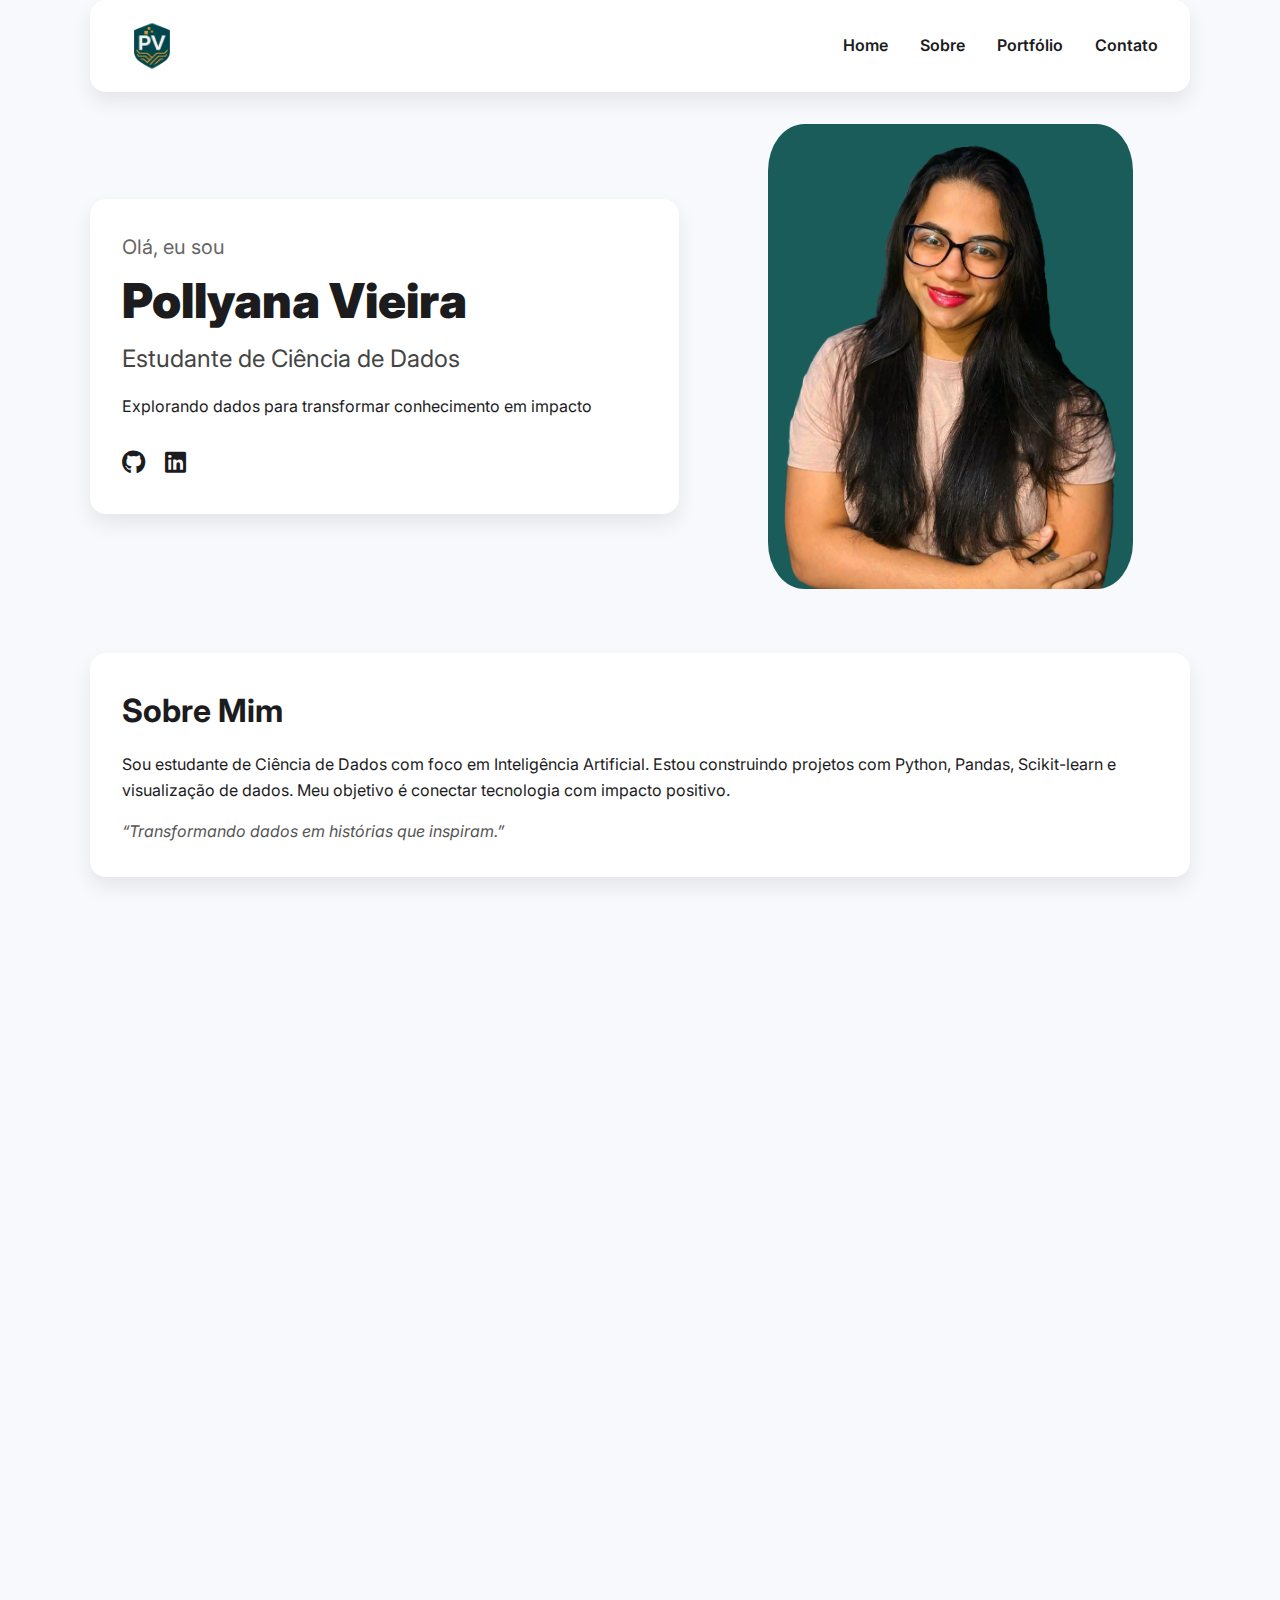
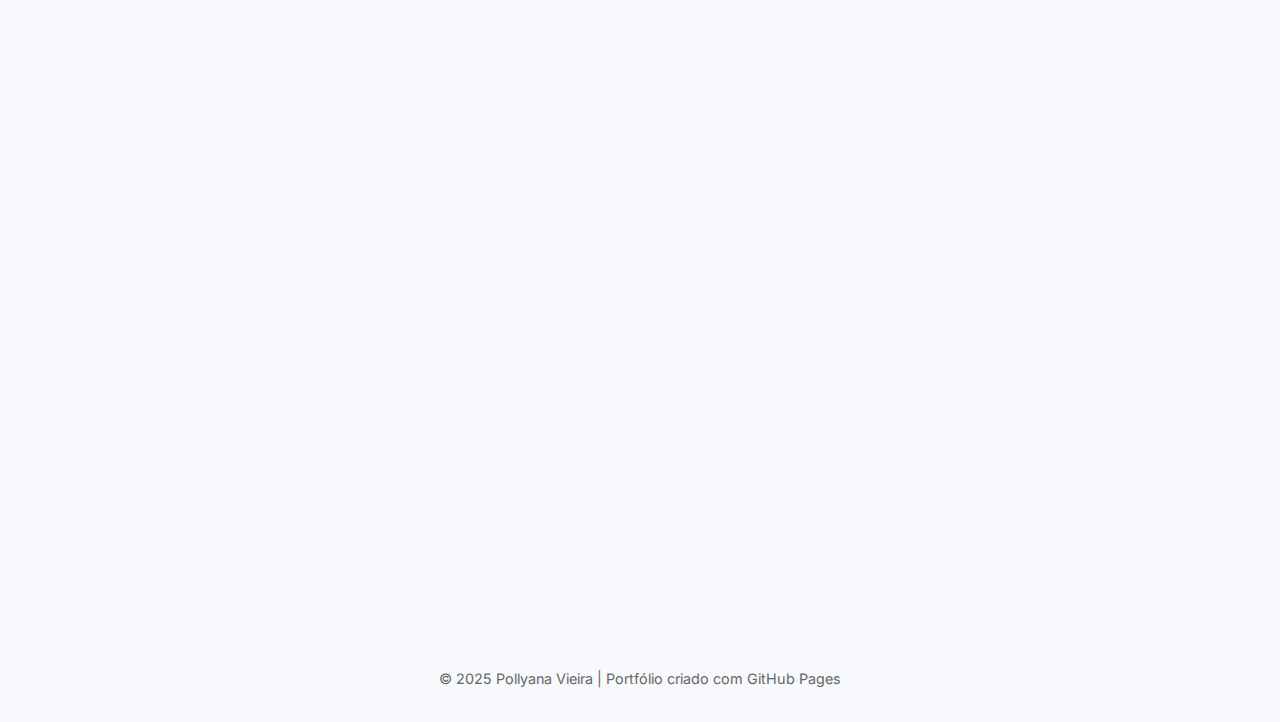
<file: index.html>
<!DOCTYPE html>
<html lang="pt-BR">
<head>
  <meta charset="UTF-8" />
  <meta name="viewport" content="width=device-width, initial-scale=1" />
  <title>Pollyana Vieira | Portfólio</title>
  <link href="https://fonts.googleapis.com/css2?family=Inter:wght@400;500;600;700&display=swap" rel="stylesheet" />
  <link rel="stylesheet" href="style.css" />
  <script defer src="script.js"></script>
  <link rel="stylesheet" href="https://cdnjs.cloudflare.com/ajax/libs/font-awesome/6.5.0/css/all.min.css" />
</head>
<body>
  <nav class="navbar container card">
    <div class="logo">
      <img src="logotipo svg.svg" alt="Logo Pollyana Vieira" class="logo-img" />
    </div>
    <ul class="nav-links">
      <li><a href="#home" class="nav-link">Home</a></li>
      <li><a href="#sobre" class="nav-link">Sobre</a></li>
      <li><a href="#portfolio" class="nav-link">Portfólio</a></li>
      <li><a href="#contato" class="nav-link">Contato</a></li>
    </ul>
    <button class="nav-toggle" aria-label="Abrir menu"><i class="fas fa-bars"></i></button>
  </nav>

  <section id="home" class="hero container reveal">
    <div class="hero-content card">
      <p class="intro">Olá, eu sou</p>
      <h1><strong>Pollyana Vieira</strong></h1>
      <p class="subtitle">Estudante de Ciência de Dados</p>
      <p class="description">Explorando dados para transformar conhecimento em impacto</p>
      <div class="social-icons">
        <a href="https://github.com/Pollyanavieira" target="_blank" aria-label="GitHub"><i class="fab fa-github hover-lift"></i></a>
        <a href="https://linkedin.com/in/pollyanavieira" target="_blank" aria-label="LinkedIn"><i class="fab fa-linkedin hover-lift"></i></a>
      </div>
    </div>
    <div class="hero-img tilt">
      <img class="profile-photo hover-lift" src="foto-pollyana-blob1.png" alt="Foto de Pollyana Vieira" />
    </div>
  </section>

  <section id="sobre" class="sobre container reveal">
    <div class="sobre-content card hover-lift">
      <h2>Sobre Mim</h2>
      <p>Sou estudante de Ciência de Dados com foco em Inteligência Artificial. Estou construindo projetos com Python, Pandas, Scikit-learn e visualização de dados. Meu objetivo é conectar tecnologia com impacto positivo.</p>
      <div class="quote">“Transformando dados em histórias que inspiram.”</div>
    </div>
  </section>

  <section class="destaque container reveal">
    <h2>Projetos em Destaque</h2>
    <ul>
      <li><strong>📊 Análise Exploratória com Pandas</strong> - Estudo de dados públicos</li>
      <li><strong>🧠 Mini IA para Risco de Crédito</strong> - Modelo preditivo com Scikit-learn</li>
      <li><strong>💰 Insights Financeiros</strong> - Dashboard interativo com dados reais</li>
    </ul>
  </section>

  <section id="portfolio" class="portfolio container reveal">
    
    <h2>Portfólio</h2>
    
    <div class="portfolio-grid">
    <article class="project-card hover-lift">
      <img class="project-image" src="imgAnálise Exploratória com Pandas.png" alt="Projeto Análise com Pandas" />
      <div class="project-info">
        <h3>📊 Análise Exploratória com Pandas</h3>
        <p>Análise de dados públicos para insights socioeconômicos.</p>
        <p class="tech-stack">Tecnologias: Python, Pandas, Matplotlib</p>
        <div class="project-buttons">
          <a href="#" class="button em-breve">Ver Projeto</a>
          <a href="#" class="button outline em-breve">Repositório</a>
        </div>
      </div>
    </article>

    <article class="project-card hover-lift">
      <img class="project-image" src="imgMini IA para Risco de Crédito.png" alt="Mini IA Risco de Crédito" />
      <div class="project-info">
        <h3>🧠 Mini IA para Risco de Crédito</h3>
        <p>Classificação de risco para decisões financeiras com aprendizado de máquina.</p>
        <p class="tech-stack">Tecnologias: Python, Scikit-learn, Jupyter</p>
        <div class="project-buttons">
          <a href="#" class="button em-breve">Ver Projeto</a>
          <a href="#" class="button outline em-breve">Repositório</a>
        </div>
      </div>
    </article>

    <article class="project-card hover-lift">
      <img class="project-image" src="imgInsights Financeiros.png" alt="Dashboard Interativo" />
      <div class="project-info">
        <h3>💰 Insights Financeiros</h3>
        <p>Dashboard visual para análise de KPIs e tomada de decisão.</p>
        <p class="tech-stack">Tecnologias: Python, Dash, Plotly</p>
        <div class="project-buttons">
          <a href="#" class="button em-breve">Ver Projeto</a>
          <a href="#" class="button outline em-breve">Repositório</a>
        </div>
      </div>
    </article>
    </div>
  </section>

  <section id="contato" class="contato container reveal">
    <div class="sobre-content card">
      <h2>Contato</h2>
      <p>Vamos conversar sobre projetos e oportunidades!</p>
      <a href="https://www.linkedin.com/in/pollyanavieira/" target="_blank" class="button hover-lift">💼 Conecte-se comigo no LinkedIn</a>
    </div>
  </section>

  <button class="back-to-top" aria-label="Voltar ao topo"><i class="fas fa-chevron-up"></i></button>

  <footer>
    <p>© 2025 Pollyana Vieira | Portfólio criado com GitHub Pages</p>
  </footer>
</body>
</html>
</file>
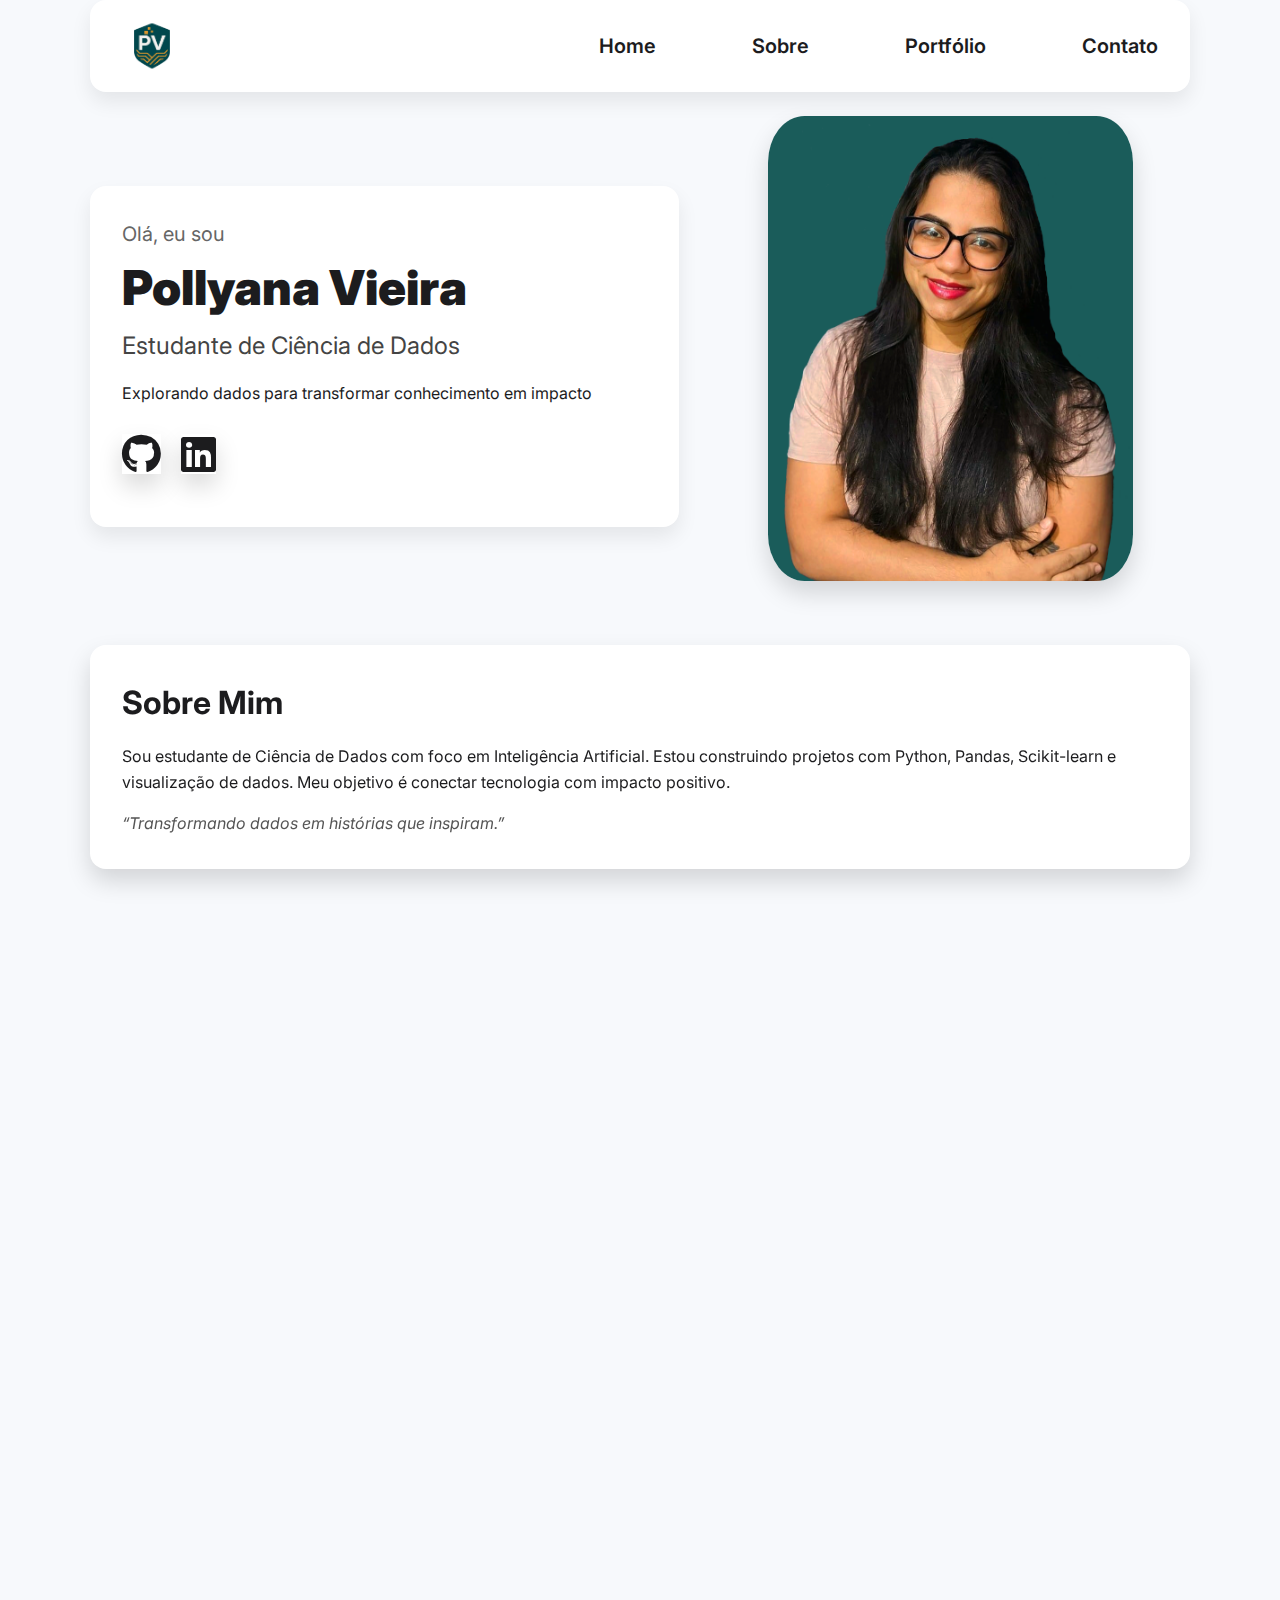
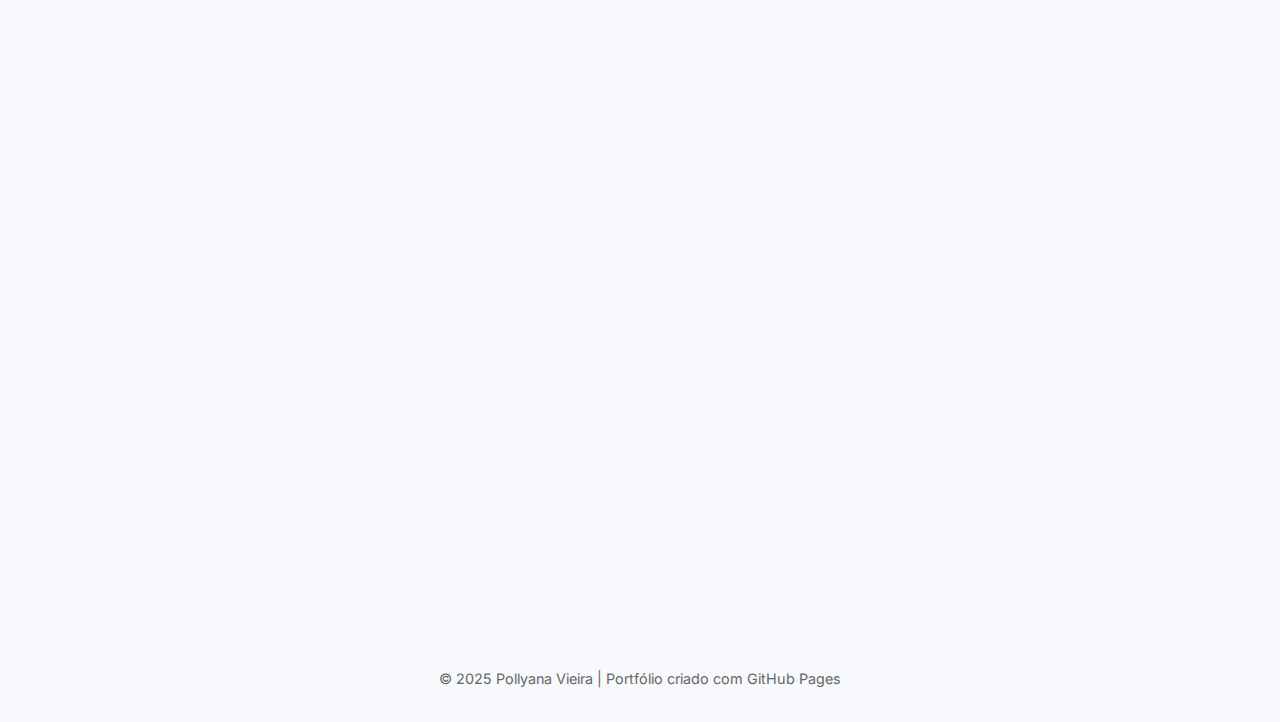
<file: Site Portfólio/index.html>
<!DOCTYPE html>
<html lang="pt-BR">
<head>
  <meta charset="UTF-8" />
  <meta name="viewport" content="width=device-width, initial-scale=1" />
  <title>Pollyana Vieira | Portfólio</title>
  <link href="https://fonts.googleapis.com/css2?family=Inter:wght@400;500;600;700&display=swap" rel="stylesheet" />
  <link rel="stylesheet" href="./style.css" />
  <script defer src="./script.js"></script>
  <link rel="stylesheet" href="https://cdnjs.cloudflare.com/ajax/libs/font-awesome/6.5.0/css/all.min.css" />
</head>
<body>
  <nav class="navbar container card">
    <div class="logo">
      <img src="./imagens/logotipo.svg" alt="Logo Pollyana Vieira" class="logo-img" />
    </div>
    <ul class="nav-links">
      <li><a href="#home" class="nav-link">Home</a></li>
      <li><a href="#sobre" class="nav-link">Sobre</a></li>
      <li><a href="#portfolio" class="nav-link">Portfólio</a></li>
      <li><a href="#contato" class="nav-link">Contato</a></li>
    </ul>
    <button class="nav-toggle" aria-label="Abrir menu"><i class="fas fa-bars"></i></button>
  </nav>

  <section id="home" class="hero container reveal">
    <div class="hero-content card">
      <p class="intro">Olá, eu sou</p>
      <h1><strong>Pollyana Vieira</strong></h1>
      <p class="subtitle">Estudante de Ciência de Dados</p>
      <p class="description">Explorando dados para transformar conhecimento em impacto</p>
      <div class="social-icons">
        <a href="https://github.com/Pollyanavieira" target="_blank" aria-label="GitHub"><i class="fab fa-github hover-lift"></i></a>
        <a href="https://linkedin.com/in/pollyanavieira" target="_blank" aria-label="LinkedIn"><i class="fab fa-linkedin hover-lift"></i></a>
      </div>
    </div>
    <div class="hero-img tilt">
      <img class="profile-photo hover-lift" src="./imagens/foto-pollyana-blob1.png" alt="Foto de Pollyana Vieira" />
    </div>
  </section>

  <section id="sobre" class="sobre container reveal">
    <div class="sobre-content card hover-lift">
      <h2>Sobre Mim</h2>
      <p>Sou estudante de Ciência de Dados com foco em Inteligência Artificial. Estou construindo projetos com Python, Pandas, Scikit-learn e visualização de dados. Meu objetivo é conectar tecnologia com impacto positivo.</p>
      <div class="quote">“Transformando dados em histórias que inspiram.”</div>
    </div>
  </section>

  <section class="destaque container reveal">
    <h2>Projetos em Destaque</h2>
    <ul>
      <li><strong>📊 Análise Exploratória com Pandas</strong> - Estudo de dados públicos</li>
      <li><strong>🧠 Mini IA para Risco de Crédito</strong> - Modelo preditivo com Scikit-learn</li>
      <li><strong>💰 Insights Financeiros</strong> - Dashboard interativo com dados reais</li>
    </ul>
  </section>

  <section id="portfolio" class="portfolio container reveal">
    
    <h2>Portfólio</h2>
    
    <div class="portfolio-grid">
    <article class="project-card hover-lift">
      <img class="project-image" src="./imagens/imgAnálise Exploratória com Pandas.png" alt="Projeto Análise com Pandas" />
      <div class="project-info">
        <h3>📊 Análise Exploratória com Pandas</h3>
        <p>Análise de dados públicos para insights socioeconômicos.</p>
        <p class="tech-stack">Tecnologias: Python, Pandas, Matplotlib</p>
        <div class="project-buttons">
          <a href="#" class="button em-breve">Ver Projeto</a>
          <a href="#" class="button outline em-breve">Repositório</a>
        </div>
      </div>
    </article>

    <article class="project-card hover-lift">
      <img class="project-image" src="./imagens/imgMini IA para Risco de Crédito.png" alt="Mini IA Risco de Crédito" />
      <div class="project-info">
        <h3>🧠 Mini IA para Risco de Crédito</h3>
        <p>Classificação de risco para decisões financeiras com aprendizado de máquina.</p>
        <p class="tech-stack">Tecnologias: Python, Scikit-learn, Jupyter</p>
        <div class="project-buttons">
          <a href="#" class="button em-breve">Ver Projeto</a>
          <a href="#" class="button outline em-breve">Repositório</a>
        </div>
      </div>
    </article>

    <article class="project-card hover-lift">
      <img class="project-image" src="./imagens/imgInsights Financeiros.png" alt="Dashboard Interativo" />
      <div class="project-info">
        <h3>💰 Insights Financeiros</h3>
        <p>Dashboard visual para análise de KPIs e tomada de decisão.</p>
        <p class="tech-stack">Tecnologias: Python, Dash, Plotly</p>
        <div class="project-buttons">
          <a href="#" class="button em-breve">Ver Projeto</a>
          <a href="#" class="button outline em-breve">Repositório</a>
        </div>
      </div>
    </article>
    </div>
  </section>

  <section id="contato" class="contato container reveal">
    <div class="sobre-content card">
      <h2>Contato</h2>
      <p>Vamos conversar sobre projetos e oportunidades!</p>
      <a href="https://www.linkedin.com/in/pollyanavieira/" target="_blank" class="button hover-lift">💼 Conecte-se comigo no LinkedIn</a>
    </div>
  </section>

  <button class="back-to-top hover-lift" aria-label="Voltar ao topo"><i class="fas fa-chevron-up"></i></button>

  <footer>
    <p>© 2025 Pollyana Vieira | Portfólio criado com GitHub Pages</p>
  </footer>
</body>
</html>
</file>
<file: style.css>
/* Variáveis para consistência e manutenção */
:root {
  --primary-color: #005F60;
  --accent-color: #DAA520;
  --bg-color: #f7f9fc;
  --text-color: #1c1c1e;
  --card-bg: #ffffff;         /* fundo dos cards */
  --shadow: 0 10px 20px rgba(0, 0, 0, 0.08);  /* sombra dos cards */
  --border-radius: 16px;      /* cantos arredondados padrão */
  --transition: all 0.3s ease;
}

/* Reset básico */
* {
  margin: 0;
  padding: 0;
  box-sizing: border-box;
}

body {
  font-family: 'Inter', sans-serif;
  line-height: 1.6;
  background-color: var(--bg-color);
  color: var(--text-color);
  scroll-behavior: smooth;
  min-height: 100vh; /* Garante que o body tenha altura mínima */
}

img {
  max-width: 100%;
  display: block;
}

/* Utilitários */
.container {
  width: 90%;
  max-width: 1100px;
  margin: 0 auto;
  padding: 2rem 0;
}

.card {
  background-color: var(--card-bg);
  border-radius: var(--border-radius);
  padding: 2rem;
  box-shadow: var(--shadow);
  transition: var(--transition);
}

.button {
  display: inline-block;
  padding: 0.75rem 1.5rem;
  background-color: var(--primary-color);
  color: #fff;
  border: none;
  border-radius: 8px;
  text-decoration: none;
  font-weight: 600;
  transition: var(--transition);
}

.button:hover {
  background-color: var(--accent-color);
}

.button.outline {
  background-color: transparent;
  color: var(--primary-color);
  border: 2px solid var(--primary-color);
}

.button.outline:hover {
  background-color: var(--accent-color);
  color: #fff;
}

/* Navbar */
.navbar {
  display: flex;
  justify-content: space-between;
  align-items: center;
  padding: 1rem 2rem;
  background-color: var(--card-bg);
  position: static;
  top: 0;
  z-index: 999;
  box-shadow: var(--shadow);
}

.logo-img {
  height: 60px;
}

.nav-links {
  list-style: none;
  display: flex;
  gap: 2rem;
}

.nav-link {
  text-decoration: none;
  font-weight: 600;
  color: var(--text-color);
  transition: var(--transition);
}

.nav-link:hover {
  color: var(--accent-color);
}

.nav-toggle {
  display: none;
  font-size: 1.5rem;
  background: none;
  border: none;
  cursor: pointer;
}

/* Hero */
.hero {
  display: flex;
  flex-wrap: wrap;
  align-items: center;
  gap: 2rem;
}

.hero-content {
  flex: 1 1 50%;
}

.hero-img {
  flex: 1 1 40%;
  display: flex;
  justify-content: center;
}

.profile-photo {
  border-radius: 10%;
  width: 365px;
  height: 465px;
  object-fit: cover;
  border: 6px;
  transition: var(--transition);
}

/* Textos Hero */
.intro {
  font-size: 1.25rem;
  color: #666;
}

h1 {
  font-size: 3rem;
  color: #1c1c1e;
}

.subtitle {
  font-size: 1.5rem;
  margin-bottom: 1rem;
  color: #444;
}

.description {
  margin-bottom: 1.5rem;
  max-width: 600px;
}

.social-icons a {
  font-size: 1.5rem;
  margin-right: 1rem;
  color: #1c1c1e;
  transition: color 0.3s;
}

.social-icons a:hover {
  color: #DAA520;
}

/* Seções */
section h2 {
  font-size: 2rem;
  margin-bottom: 1rem;
  color: #1c1c1e;
}

.sobre-content .quote {
  font-style: italic;
  color: #555;
  margin-top: 1rem;
}

.destaque ul {
  list-style: none;
  padding-left: 0;
}

.destaque li {
  padding: 0.5rem 0;
  font-size: 1.1rem;
}

/* Portfólio */
.portfolio {
  display: flex;
  flex-direction: column;
  gap: 2rem;
}

.portfolio-grid {
  display: grid;
  grid-template-columns: repeat(auto-fit, minmax(300px, 1fr));
  gap: 2rem;
  align-items: stretch; /* garante que todos os cards ocupem mesma altura */
}

.project-card {
  height: 100%;
  display: flex;
  flex-direction: column;
  justify-content: space-between;
}

/* Classe reutilizável para efeito flutuante */
.hover-lift {
  transition: transform 0.3s ease, box-shadow 0.3s ease;
}

.hover-lift:hover {
  transform: translateY(-10px);
  box-shadow: 0 10px 20px rgba(0, 0, 0, 0.15);
}

.project-image {
  width: 100%;
  height: auto;
  border-radius: var(--border-radius);
}

.project-info {
  padding: 1.5rem;
}

.project-info h3 {
  margin-bottom: 0.5rem;
  color: #1c1c1e;
}

.project-info p {
  margin-bottom: 0.5rem;
}

.project-buttons {
  display: flex;
  gap: 1rem;
  margin-top: 1rem;
}

.tech-stack {
  font-size: 0.9rem;
  color: #777;
}

/* Contato */
.contato .button {
  margin-top: 1rem;
}

/* Voltar ao topo */
.back-to-top {
  position: fixed;
  bottom: 20px;
  right: 20px;
  background-color: #005F60;
  color: white;
  border: none;
  padding: 0.75rem;
  border-radius: 50%;
  font-size: 1.25rem;
  cursor: pointer;
  display: none;
  z-index: 1000;
  transition: background-color 0.3s;
}

.back-to-top:hover {
  background-color: #DAA520;
}

.back-to-top.show {
  display: block;
}

/* Footer */
footer {
  text-align: center;
  padding: 2rem;
  font-size: 0.9rem;
  color: #666;
}

/* Animações Reveal */
.reveal {
  opacity: 0;
  transform: translateY(40px);
  transition: all 0.6s ease;
}

.reveal.active {
  opacity: 1;
  transform: translateY(0);
}

/* Responsividade */
@media (max-width: 768px) {
  .hero {
    flex-direction: column-reverse;
    text-align: center;
  }

  .nav-links {
    display: none;
    flex-direction: column;
    background-color: #fff;
    border-radius: 12px;
    position: absolute;
    right: 1rem;
    top: 60px;
    padding: 1rem;
    box-shadow: 0 4px 12px rgba(0,0,0,0.1);
  }

  .nav-links.show {
    display: flex;
  }

  .nav-toggle {
    display: block;
  }
}
</file>
<file: Site Portfólio/style.css>
/* Variáveis para consistência e manutenção */
:root {
  --primary-color: #005F60;         /* Cor principal (verde-petróleo) usada em elementos chave */
  --accent-color: #DAA520;          /* Cor de destaque (dourado) para hover e realces */
  --bg-color: #f7f9fc;              /* Cor de fundo geral do site para suavidade */
  --text-color: #1c1c1e;            /* Cor principal do texto para boa leitura */
  --card-bg: #ffffff;               /* Fundo branco para os cards que destacam conteúdo */
  --shadow: 0 10px 20px rgba(0, 0, 0, 0.08);  /* Sombra suave para criar profundidade */
  --border-radius: 16px;            /* Arredondamento padrão dos cantos para suavidade visual */
  --transition: all 0.3s ease;      /* Transição suave para todas as mudanças de estado */
}

/* Reset básico para remover estilos padrão */
* {
  margin: 0;                       /* Remove margens padrão */
  padding: 0;                      /* Remove preenchimentos padrão */
  box-sizing: border-box;          /* Inclui padding e border na largura total */
}

/* Estilos básicos do body */
body {
  font-family: 'Inter', sans-serif;   /* Fonte moderna, limpa e legível */
  line-height: 1.6;                   /* Espaçamento vertical entre linhas para conforto */
  background-color: var(--bg-color); /* Cor de fundo principal */
  color: var(--text-color);           /* Cor padrão do texto */
  scroll-behavior: smooth;            /* Rolagem suave para âncoras e links */
  min-height: 100vh;                  /* Garante que o corpo ocupe a tela toda */
}

/* Estilo para imagens */
img {
  max-width: 100%;    /* Imagem responsiva, não ultrapassa o container */
  display: block;     /* Remove espaços em branco abaixo da imagem */
}

/* Container padrão para centralizar conteúdo */
.container {
  width: 90%;                   /* Largura adaptável */
  max-width: 1100px;            /* Limita a largura máxima para legibilidade */
  margin: 0 auto;               /* Centraliza horizontalmente */
  padding: 2rem 0;              /* Espaçamento vertical interno */
}

/* Cards com fundo branco, sombra e cantos arredondados */
.card {
  background-color: var(--card-bg);  /* Fundo branco para destacar conteúdo */
  border-radius: var(--border-radius); /* Cantos arredondados para suavidade */
  padding: 2rem;                      /* Espaçamento interno para conteúdo */
  box-shadow: var(--shadow);         /* Sombra para sensação de profundidade */
  transition: var(--transition);     /* Transição suave para interações */
}

/* Botão padrão com fundo sólido */
.button {
  display: inline-block;              /* Permite ajuste de padding e margin */
  padding: 0.75rem 1.5rem;            /* Espaçamento interno do botão */
  background-color: var(--primary-color); /* Cor de fundo principal */
  color: #fff;                        /* Texto branco para contraste */
  border: none;                      /* Sem borda */
  border-radius: 8px;                 /* Cantos levemente arredondados */
  text-decoration: none;             /* Remove sublinhado de links */
  font-weight: 600;                  /* Texto semi-negrito para destaque */
  transition: var(--transition);    /* Transição suave para hover */
}

/* Hover do botão: troca para cor de destaque */
.button:hover {
  background-color: var(--accent-color); /* Muda cor de fundo para dourado */
}

/* Botão com estilo contorno */
.button.outline {
  background-color: transparent;          /* Fundo transparente */
  color: var(--primary-color);            /* Texto na cor principal */
  border: 2px solid var(--primary-color); /* Borda visível com cor principal */
}

/* Hover no botão contorno: fundo dourado e texto branco */
.button.outline:hover {
  background-color: var(--accent-color); /* Fundo dourado */
  color: #fff;                           /* Texto branco */
}

/* Navbar principal */
.navbar {
  display: flex;                        /* Layout flexível para alinhamento */
  justify-content: space-between;      /* Espaça logo e links */
  align-items: center;                  /* Alinha verticalmente ao centro */
  padding: 1rem 2rem;                   /* Espaçamento interno */
  background-color: var(--card-bg);    /* Fundo branco */
  position: static;                     /* Posição padrão */
  top: 0;                              /* Fica no topo */
  z-index: 999;                        /* Fica acima de outros elementos */
  box-shadow: var(--shadow);           /* Sombra suave para destaque */
}

/* Logo da navbar */
.logo-img {
  height: 60px; /* Altura fixa para consistência */
}

/* Lista de links da navbar */
.nav-links {
  list-style: none; /* Remove marcadores */
  display: flex;    /* Links em linha */
  gap: 6rem;        /* Espaçamento entre links */
}

/* Links da navbar */
.nav-link {
  text-decoration: none;         /* Remove sublinhado */
  font-size: 20px;               /* Tamanho da fonte */
  font-weight: 600;              /* Semi-negrito */
  color: var(--text-color);      /* Cor do texto */
  transition: var(--transition); /* Transição suave para hover */
}

/* Hover nos links da navbar */
.nav-link:hover {
  color: var(--accent-color);    /* Muda para dourado */
}

/* Botão para abrir menu em telas pequenas */
.nav-toggle {
  display: none;      /* Escondido em telas maiores */
  font-size: 1.5rem;  /* Tamanho do ícone */
  background: none;   /* Fundo transparente */
  border: none;       /* Sem borda */
  cursor: pointer;    /* Cursor de clique */
}

/* Seção Hero - destaque principal */
.hero {
  display: flex;            /* Flexbox para layout horizontal */
  flex-wrap: wrap;          /* Quebra para telas menores */
  align-items: center;      /* Alinha verticalmente */
  gap: 2rem;                /* Espaçamento entre elementos */
}

/* Conteúdo textual do Hero */
.hero-content {
  flex: 1 1 50%;            /* Ocupa metade do espaço disponível */
}

/* Container da imagem do Hero */
.hero-img {
  flex: 1 1 40%;            /* Ocupa 40% do espaço */
  display: flex;            /* Flex para centralizar */
  justify-content: center;  /* Centraliza horizontalmente */
}

/* Foto do perfil */
.profile-photo {
  border-radius: 10%;           /* Cantos arredondados em 10% */
  width: 365px;                 /* Largura fixa */
  height: 465px;                /* Altura fixa */
  object-fit: cover;            /* Ajusta imagem para cobrir espaço */
  border: 6px;                  /* Valor incompleto, talvez faltou cor */
  transition: var(--transition); /* Transição suave */
}

/* Texto introdutório */
.intro {
  font-size: 1.25rem;     /* Tamanho da fonte */
  color: #666;            /* Cinza suave para menos destaque */
}

/* Título principal */
h1 {
  font-size: 3rem;        /* Fonte grande para destaque */
  color: #1c1c1e;         /* Cor escura para contraste */
}

/* Subtítulo */
.subtitle {
  font-size: 1.5rem;      /* Fonte menor que o título */
  margin-bottom: 1rem;    /* Espaço abaixo */
  color: #444;            /* Cinza escuro */
}

/* Parágrafos com descrição */
.description {
  margin-bottom: 1.5rem;  /* Espaço abaixo */
  max-width: 600px;       /* Limita largura para leitura */
}

/* Ícones sociais */
.social-icons a {
  font-size: 2.5rem;      /* Tamanho dos ícones */
  margin-right: 1rem;     /* Espaço entre ícones */
  color: #1c1c1e;         /* Cor padrão */
  transition: color 0.3s; /* Transição na cor para hover */
}

/* Hover nos ícones sociais */
.social-icons a:hover {
  color: #DAA520;         /* Cor dourada */
}

/* Cabeçalhos das seções */
section h2 {
  font-size: 2rem;        /* Tamanho grande para destaque */
  margin-bottom: 1rem;    /* Espaço abaixo */
  color: #1c1c1e;         /* Cor escura */
}

/* Estilo para citações na seção "sobre" */
.sobre-content .quote {
  font-style: italic;     /* Itálico para destaque */
  color: #555;            /* Cinza médio */
  margin-top: 1rem;       /* Espaço acima */
}

/* Lista de destaques sem marcadores */
.destaque ul {
  list-style: none;       /* Remove marcadores */
  padding-left: 0;        /* Remove padding à esquerda */
}

/* Itens da lista de destaque */
.destaque li {
  padding: 0.5rem 0;      /* Espaçamento vertical */
  font-size: 1.1rem;      /* Fonte um pouco maior */
}

/* Seção portfólio com layout vertical */
.portfolio {
  display: flex;
  flex-direction: column; /* Coluna */
  gap: 2rem;              /* Espaço entre projetos */
}

/* Grade responsiva para projetos */
.portfolio-grid {
  display: grid;
  grid-template-columns: repeat(auto-fit, minmax(300px, 1fr)); /* Colunas adaptáveis */
  gap: 2rem;                 /* Espaço entre cards */
  align-items: stretch;      /* Cards com mesma altura */
}

/* Cards individuais de projetos */
.project-card {
  height: 100%;              /* Ocupa toda altura disponível */
  display: flex;
  flex-direction: column;    /* Conteúdo em coluna */
  justify-content: space-between; /* Espaço entre conteúdo */
}

/* Classe para efeito flutuante */
.hover-lift {
  transition: transform 0.2s ease-in-out, box-shadow 0.2s ease-in-out; /* Suaviza transformações e sombra */
  will-change: transform, box-shadow; /* Melhora performance ao antecipar mudanças */
  transform: translateY(-8px); /* Move o elemento 8px para cima */
  box-shadow: 0 12px 24px rgba(0, 0, 0, 0.15); /* Adiciona sombra suave ao redor */
}

/* Hover que levanta e adiciona sombra */
.hover-lift:hover {
  transform: translateY(-10px); /* Levanta o elemento 10px ao passar o mouse */
  box-shadow: 0 10px 20px rgba(0, 0, 0, 0.15); /* Aplica uma sombra levemente mais forte */
}

/* Imagem do projeto */
.project-image {
  width: 100%;               /* Largura total do container */
  height: auto;              /* Altura automática para manter proporção */
  border-radius: var(--border-radius); /* Cantos arredondados */
}

/* Informações do projeto */
.project-info {
  padding: 1.5rem;           /* Espaçamento interno */
}

/* Título do projeto */
.project-info h3 {
  margin-bottom: 0.5rem;     /* Espaço abaixo */
  color: #1c1c1e;            /* Cor escura */
}

/* Descrição do projeto */
.project-info p {
  margin-bottom: 0.5rem;     /* Espaço abaixo */
}

/* Container para botões do projeto */
.project-buttons {
  display: flex;             /* Flex para alinhamento */
  gap: 1rem;                 /* Espaço entre botões */
  margin-top: 1rem;          /* Espaço acima */
}

/* Tecnologias usadas no projeto */
.tech-stack {
  font-size: 0.9rem;         /* Fonte menor */
  color: #777;               /* Cinza médio */
}

/* Botão na seção contato com margem superior */
.contato .button {
  margin-top: 1rem;          /* Espaço acima para separar do conteúdo */
}

/* Botão para voltar ao topo */
.back-to-top {
  position: fixed;           /* Fixado na tela */
  bottom: 20px;              /* Distância inferior */
  right: 20px;               /* Distância da direita */
  background-color: #005F60; /* Fundo verde-petróleo */
  color: white;              /* Texto branco */
  border: none;              /* Sem borda */
  padding: 0.75rem;          /* Espaçamento interno */
  border-radius: 50%;        /* Botão redondo */
  font-size: 1.25rem;        /* Tamanho do ícone/texto */
  cursor: pointer;           /* Cursor de clique */
  display: none;             /* Escondido inicialmente */
  z-index: 1000;             /* Sobreposto a outros elementos */
  transition: background-color 0.3s; /* Transição do fundo */
}

/* Hover do botão voltar ao topo */
.back-to-top:hover {
  background-color: #DAA520; /* Fundo dourado */
}

/* Mostra o botão voltar ao topo quando ativo */
.back-to-top.show {
  display: block;
}

/* Rodapé do site */
footer {
  text-align: center;        /* Centraliza o texto */
  padding: 2rem;             /* Espaçamento interno */
  font-size: 0.9rem;         /* Fonte pequena */
  color: #666;               /* Cor cinza suave */
}

/* Animações para efeito Reveal (aparecer) */
.reveal {
  opacity: 0;                /* Invisível inicialmente */
  transform: translateY(40px);  /* Deslocado para baixo */
  transition: all 0.6s ease; /* Transição suave */
}

/* Estado ativo da animação Reveal */
.reveal.active {
  opacity: 1;               /* Torna visível */
  transform: translateY(0); /* Retorna à posição original */
}

/* Responsividade para telas menores que 768px */
@media (max-width: 768px) {
  .hero {
    flex-direction: column-reverse; /* Conteúdo em coluna invertida */
    text-align: center;              /* Centraliza textos */
  }

  .nav-links {
    display: none;                   /* Esconde links na navbar */
    flex-direction: column;          /* Links em coluna */
    background-color: #fff;          /* Fundo branco */
    border-radius: 12px;             /* Cantos arredondados */
    font-size: 18px;                  /* Tamanho da fonte*/
    position: absolute;              /* Posicionado em relação à navbar */
    right: 1rem;                    /* Distância da direita */
    top: 60px;                      /* Distância do topo */
    padding: 1rem;                  /* Espaçamento interno */
    box-shadow: 0 4px 12px rgba(0,0,0,0.1); /* Sombra leve */
  }

  .nav-links.show {
    display: flex;                  /* Mostra menu quando ativo */
  }

  .nav-toggle {
    display: block;                /* Mostra botão hamburguer */
  }
}
</file>
